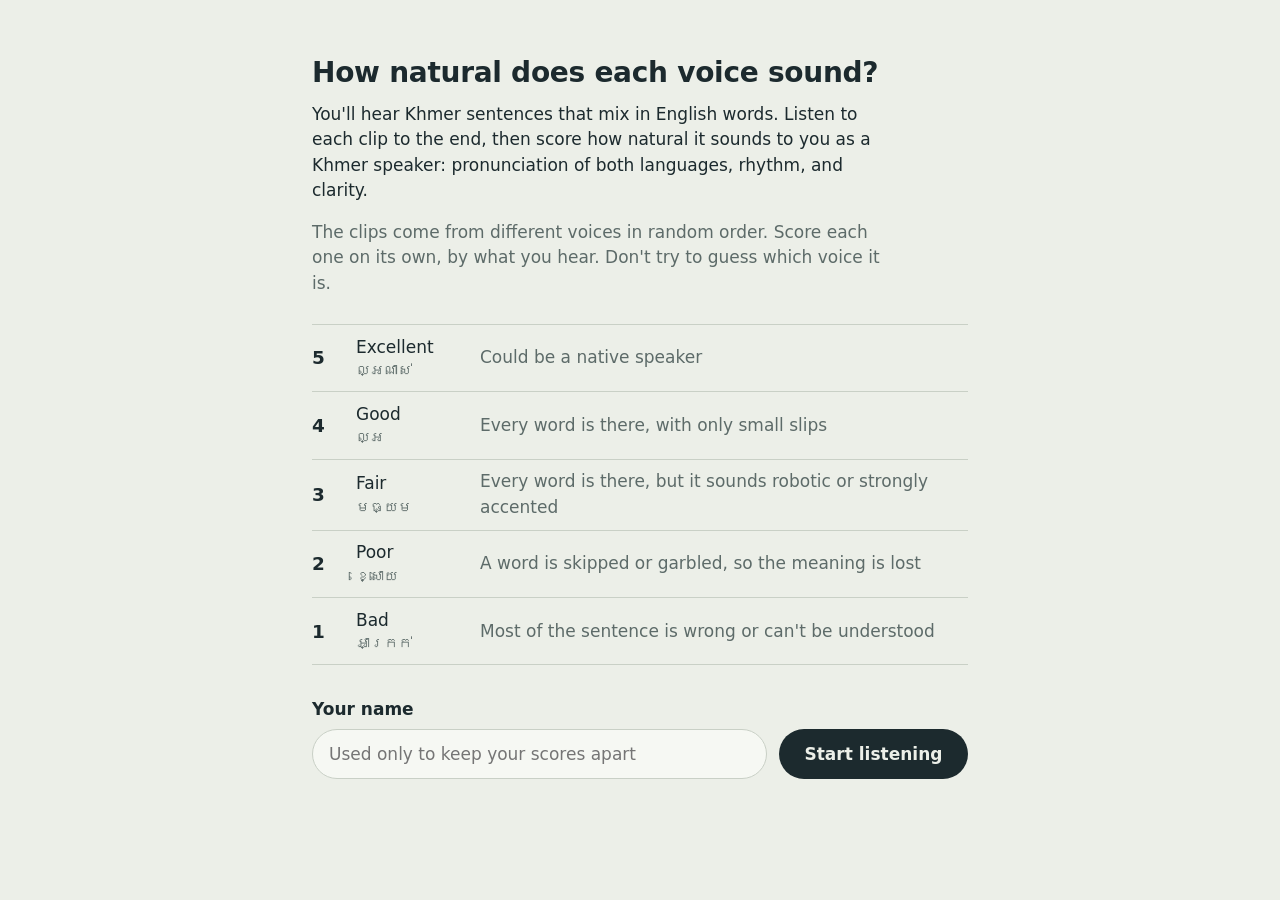
<file: src/samleng/mos_page/index.html>
<!DOCTYPE html>
<html lang="en">
<head>
<meta charset="utf-8">
<meta name="viewport" content="width=device-width, initial-scale=1">
<title>Samleng listening test</title>
<style>
  :root {
    --paper: #ECEFE8;
    --surface: #F6F8F3;
    --ink: #1C2A2E;
    --muted: #5D6B69;
    --line: #C9D0C6;
    --wave: #A9B4AE;
    --played: #2E6B58;
    --gilt: #B8901F;
    --ui: "Avenir Next", Avenir, system-ui, sans-serif;
    --khmer: "Khmer Sangam MN", "Noto Sans Khmer", "Khmer MN", var(--ui);
    color-scheme: light;
  }
  @media (prefers-color-scheme: dark) {
    :root {
      --paper: #162024;
      --surface: #1D292E;
      --ink: #E4E9E2;
      --muted: #97A5A1;
      --line: #33434A;
      --wave: #4A5C60;
      --played: #6FB59C;
      --gilt: #E0BD4E;
      color-scheme: dark;
    }
  }

  * { box-sizing: border-box; }
  html, body { margin: 0; }
  body {
    min-height: 100vh;
    background: var(--paper);
    color: var(--ink);
    font: 400 17px/1.5 var(--ui);
    -webkit-font-smoothing: antialiased;
  }
  main {
    max-width: 44rem;
    margin: 0 auto;
    padding: 3.5rem 1.5rem 3rem;
  }
  [hidden] { display: none !important; }
  h1 {
    font-weight: 600;
    font-size: 1.75rem;
    line-height: 1.2;
    letter-spacing: -0.01em;
    margin: 0 0 0.75rem;
  }
  p { margin: 0 0 1rem; max-width: 36rem; }
  .muted { color: var(--muted); }
  button, input { font: inherit; color: inherit; }
  :focus-visible { outline: 2px solid var(--gilt); outline-offset: 3px; }
  kbd {
    font: 500 0.8em var(--ui);
    padding: 0.05em 0.45em;
    border: 1px solid var(--line);
    border-bottom-width: 2px;
    border-radius: 4px;
    background: var(--surface);
  }

  .primary {
    border: 0;
    border-radius: 999px;
    padding: 0.75rem 1.6rem;
    background: var(--ink);
    color: var(--paper);
    font-weight: 600;
    cursor: pointer;
  }
  .primary:disabled { opacity: 0.4; cursor: default; }
  .link {
    border: 0;
    background: none;
    padding: 0;
    color: var(--muted);
    text-decoration: underline;
    text-underline-offset: 3px;
    cursor: pointer;
  }
  .link:disabled { opacity: 0.4; cursor: default; text-decoration: none; }

  /* Start */
  .scale {
    list-style: none;
    padding: 0;
    margin: 1.75rem 0 2rem;
    border-top: 1px solid var(--line);
  }
  .scale li {
    display: grid;
    grid-template-columns: 2rem 7rem 1fr;
    gap: 0.75rem;
    align-items: center;
    padding: 0.6rem 0;
    border-bottom: 1px solid var(--line);
  }
  .scale b { font-size: 1.15rem; }
  .scale .km { display: block; font-family: var(--khmer); font-size: 0.9rem; color: var(--muted); }
  label { display: block; font-weight: 600; margin-bottom: 0.4rem; }
  .name-row { display: flex; gap: 0.75rem; flex-wrap: wrap; }
  .name-row input {
    flex: 1 1 14rem;
    padding: 0.7rem 1rem;
    border: 1px solid var(--line);
    border-radius: 999px;
    background: var(--surface);
  }

  /* Rating */
  .ticks {
    display: grid;
    grid-auto-flow: column;
    grid-auto-columns: 1fr;
    gap: 3px;
    height: 10px;
    margin-bottom: 0.6rem;
  }
  .ticks span { border-radius: 2px; background: var(--line); }
  .ticks span.done { background: var(--muted); }
  .ticks span.now { background: var(--gilt); }
  .meta {
    display: flex;
    justify-content: space-between;
    color: var(--muted);
    font-size: 0.9rem;
    margin-bottom: 3rem;
  }
  .sentence {
    font-family: var(--khmer);
    font-size: clamp(1.6rem, 4.5vw, 2.3rem);
    line-height: 1.75;
    margin: 0 0 2.25rem;
    max-width: none;
    overflow-wrap: anywhere;
  }

  .player {
    display: flex;
    align-items: center;
    gap: 1.25rem;
    margin-bottom: 2.75rem;
  }
  .play {
    flex: none;
    width: 4rem;
    height: 4rem;
    border-radius: 50%;
    border: 0;
    background: var(--played);
    color: var(--paper);
    display: grid;
    place-items: center;
    cursor: pointer;
  }
  .play svg { width: 1.4rem; height: 1.4rem; fill: currentColor; }
  .play .pause, .play.playing .tri { display: none; }
  .play.playing .pause { display: block; }
  canvas {
    flex: 1;
    min-width: 0;
    height: 72px;
    cursor: pointer;
  }

  .scores {
    display: grid;
    grid-template-columns: repeat(5, 1fr);
    gap: 0.6rem;
    border: 0;
    padding: 0;
    margin: 0 0 1.25rem;
  }
  .scores legend { padding: 0; margin-bottom: 0.75rem; color: var(--muted); }
  .score {
    position: relative;
    display: flex;
    flex-direction: column;
    align-items: flex-start;
    gap: 0.1rem;
    padding: 0.8rem 0.9rem 0.9rem;
    border: 1px solid var(--line);
    border-radius: 10px;
    background: var(--surface);
    text-align: left;
    cursor: pointer;
    transition: border-color 120ms, background-color 120ms, color 120ms;
  }
  .score .n { font-size: 1.6rem; font-weight: 600; line-height: 1.1; }
  .score .en { font-size: 0.9rem; }
  .score .km { font-family: var(--khmer); font-size: 0.85rem; color: var(--muted); }
  .score:hover:not(:disabled) { border-color: var(--ink); }
  .score:disabled { opacity: 0.4; cursor: default; }
  .score[aria-pressed="true"] {
    background: var(--gilt);
    border-color: var(--gilt);
    color: #1C2A2E;
  }
  .score[aria-pressed="true"] .km { color: #1C2A2E; }
  .status { min-height: 1.5rem; color: var(--muted); font-size: 0.9rem; }
  .status.error { color: #B3412E; }
  @media (prefers-color-scheme: dark) { .status.error { color: #F08A73; } }

  footer {
    display: flex;
    justify-content: space-between;
    gap: 1rem;
    flex-wrap: wrap;
    margin-top: 3rem;
    padding-top: 1rem;
    border-top: 1px solid var(--line);
    color: var(--muted);
    font-size: 0.85rem;
  }

  @media (max-width: 560px) {
    main { padding-top: 2rem; }
    .meta { margin-bottom: 2rem; }
    .scores { grid-template-columns: 1fr; }
    .score {
      flex-direction: row;
      align-items: baseline;
      gap: 0.75rem;
      padding: 0.7rem 1rem;
    }
    .score .n { font-size: 1.25rem; width: 1.25rem; }
    .scale li { grid-template-columns: 1.5rem 5.5rem 1fr; }
    .keys { display: none; }
  }
  @media (prefers-reduced-motion: reduce) {
    .score { transition: none; }
  }
</style>
</head>
<body>
<main>
  <section id="start">
    <h1>How natural does each voice sound?</h1>
    <p>You'll hear Khmer sentences that mix in English words. Listen to each clip to the end, then score how natural it sounds to you as a Khmer speaker: pronunciation of both languages, rhythm, and clarity.</p>
    <p class="muted">The clips come from different voices in random order. Score each one on its own, by what you hear. Don't try to guess which voice it is.</p>
    <ol class="scale" reversed>
      <li><b>5</b><span>Excellent<span class="km" lang="km">ល្អណាស់</span></span><span class="muted">Could be a native speaker</span></li>
      <li><b>4</b><span>Good<span class="km" lang="km">ល្អ</span></span><span class="muted">Every word is there, with only small slips</span></li>
      <li><b>3</b><span>Fair<span class="km" lang="km">មធ្យម</span></span><span class="muted">Every word is there, but it sounds robotic or strongly accented</span></li>
      <li><b>2</b><span>Poor<span class="km" lang="km">ខ្សោយ</span></span><span class="muted">A word is skipped or garbled, so the meaning is lost</span></li>
      <li><b>1</b><span>Bad<span class="km" lang="km">អាក្រក់</span></span><span class="muted">Most of the sentence is wrong or can't be understood</span></li>
    </ol>
    <form id="start-form">
      <label for="rater">Your name</label>
      <div class="name-row">
        <input id="rater" autocomplete="nickname" required placeholder="Used only to keep your scores apart">
        <button class="primary" type="submit">Start listening</button>
      </div>
      <p class="status" id="start-status" role="status"></p>
    </form>
  </section>

  <section id="rate" hidden>
    <div class="ticks" id="ticks" aria-hidden="true"></div>
    <div class="meta"><span id="count"></span><span id="who"></span></div>

    <p class="sentence" id="sentence" lang="km"></p>

    <div class="player">
      <button class="play" id="play" type="button" aria-label="Play clip">
        <svg class="tri" viewBox="0 0 24 24"><path d="M7 4.5v15l12-7.5z"/></svg>
        <svg class="pause" viewBox="0 0 24 24"><path d="M6 4h4v16H6zM14 4h4v16h-4z"/></svg>
      </button>
      <canvas id="wave" aria-hidden="true"></canvas>
    </div>

    <fieldset class="scores" id="scores">
      <legend id="legend">Listen to the whole clip to unlock scoring.</legend>
    </fieldset>
    <p class="status" id="status" role="status"></p>

    <footer>
      <button class="link" id="back" type="button">Previous clip</button>
      <span class="keys"><kbd>Space</kbd> play &nbsp; <kbd>1</kbd>–<kbd>5</kbd> score &nbsp; <kbd>←</kbd> previous</span>
      <button class="link" id="switch" type="button">Switch rater</button>
    </footer>
  </section>

  <section id="done" hidden>
    <h1>All clips scored</h1>
    <p id="done-text"></p>
    <p class="muted">Your scores are saved. You can close this tab.</p>
    <button class="link" id="review" type="button">Go back to the last clip</button>
  </section>
</main>

<script>
const SCALE = [
  [1, "Bad", "អាក្រក់", "Most of the sentence is wrong or can't be understood"],
  [2, "Poor", "ខ្សោយ", "A word is skipped or garbled, so the meaning is lost"],
  [3, "Fair", "មធ្យម", "Every word is there, but it sounds robotic or strongly accented"],
  [4, "Good", "ល្អ", "Every word is there, with only small slips"],
  [5, "Excellent", "ល្អណាស់", "Could be a native speaker"],
];
const $ = (id) => document.getElementById(id);
const audio = new Audio();
const cache = new Map();
let rater = "", clips = [], rated = {}, idx = 0, unlocked = false, peaks = [], busy = false;

const css = (name) => getComputedStyle(document.documentElement).getPropertyValue(name).trim();

function show(section) {
  for (const id of ["start", "rate", "done"]) $(id).hidden = id !== section;
}

function buildScores() {
  for (const [n, en, km, hint] of SCALE) {
    const b = document.createElement("button");
    b.type = "button";
    b.title = hint;
    b.className = "score";
    b.dataset.score = n;
    b.setAttribute("aria-pressed", "false");
    b.innerHTML = `<span class="n">${n}</span><span class="en">${en}</span><span class="km" lang="km">${km}</span>`;
    b.addEventListener("click", () => rate(n));
    $("scores").appendChild(b);
  }
}

function setStatus(el, msg, error = false) {
  el.textContent = msg;
  el.classList.toggle("error", error);
}

async function api(path, opts) {
  const res = await fetch(path, opts);
  if (!res.ok) throw new Error((await res.json().catch(() => ({}))).error || res.statusText);
  return res.json();
}

function loadClip(c) {
  if (!cache.has(c.clip)) {
    cache.set(c.clip, fetch(`/audio/${c.clip}`).then(async (res) => {
      if (!res.ok) throw new Error("audio missing");
      const blob = await res.blob();
      const ctx = new (window.OfflineAudioContext || window.webkitOfflineAudioContext)(1, 1, 16000);
      const buf = await ctx.decodeAudioData(await blob.arrayBuffer());
      return { url: URL.createObjectURL(blob), peaks: computePeaks(buf.getChannelData(0), 160) };
    }));
  }
  return cache.get(c.clip);
}

function computePeaks(data, bins) {
  const size = Math.max(1, Math.floor(data.length / bins));
  const out = [];
  for (let i = 0; i < bins; i++) {
    let max = 0;
    for (let j = i * size; j < Math.min((i + 1) * size, data.length); j++) max = Math.max(max, Math.abs(data[j]));
    out.push(max);
  }
  const top = Math.max(...out, 1e-6);
  return out.map((v) => v / top);
}

function drawWave() {
  const cv = $("wave");
  const dpr = window.devicePixelRatio || 1;
  const w = cv.clientWidth, h = cv.clientHeight;
  cv.width = w * dpr;
  cv.height = h * dpr;
  const g = cv.getContext("2d");
  g.scale(dpr, dpr);
  const n = peaks.length || 1;
  const step = w / n, bar = Math.max(1, step * 0.6);
  const progress = audio.duration ? audio.currentTime / audio.duration : 0;
  const wave = css("--wave"), played = css("--played");
  for (let i = 0; i < n; i++) {
    const v = Math.max(0.04, peaks[i] || 0);
    const bh = v * (h - 4);
    g.fillStyle = (i + 0.5) / n <= progress ? played : wave;
    g.beginPath();
    g.roundRect(i * step, (h - bh) / 2, bar, bh, bar / 2);
    g.fill();
  }
}

function tick() {
  drawWave();
  if (!audio.paused) requestAnimationFrame(tick);
}

function renderTicks() {
  $("ticks").innerHTML = clips
    .map((c, i) => `<span class="${i === idx ? "now" : rated[c.clip] ? "done" : ""}"></span>`)
    .join("");
  const n = Object.keys(rated).filter((k) => clips.some((c) => c.clip === k)).length;
  $("count").textContent = `Clip ${idx + 1} of ${clips.length}  (${n} scored)`;
}

function setUnlocked(on) {
  unlocked = on;
  for (const b of $("scores").querySelectorAll(".score")) b.disabled = !on;
  $("legend").textContent = on ? "How natural did that sound?" : "Listen to the whole clip to unlock scoring.";
}

async function showClip() {
  const c = clips[idx];
  audio.pause();
  $("play").classList.remove("playing");
  $("sentence").textContent = c.text;
  $("back").disabled = idx === 0;
  for (const b of $("scores").querySelectorAll(".score"))
    b.setAttribute("aria-pressed", String(Number(b.dataset.score) === rated[c.clip]));
  setUnlocked(Boolean(rated[c.clip]));
  setStatus($("status"), "");
  renderTicks();
  peaks = [];
  drawWave();
  try {
    const clip = await loadClip(c);
    if (clips[idx] !== c) return;
    peaks = clip.peaks;
    audio.src = clip.url;
    drawWave();
    if (clips[idx + 1]) loadClip(clips[idx + 1]).catch(() => {});
  } catch {
    setStatus($("status"), "This clip's audio couldn't be loaded. Check that the server is still running, then reload.", true);
  }
}

function togglePlay() {
  if (!audio.src) return;
  if (audio.paused) {
    if (audio.ended) audio.currentTime = 0;
    audio.play();
  } else {
    audio.pause();
  }
}

audio.addEventListener("play", () => {
  $("play").classList.add("playing");
  $("play").setAttribute("aria-label", "Pause clip");
  tick();
});
audio.addEventListener("pause", () => {
  $("play").classList.remove("playing");
  $("play").setAttribute("aria-label", "Play clip");
  drawWave();
});
audio.addEventListener("ended", () => setUnlocked(true));

async function rate(score) {
  if (!unlocked || busy) return;
  busy = true;
  const c = clips[idx];
  for (const b of $("scores").querySelectorAll(".score"))
    b.setAttribute("aria-pressed", String(Number(b.dataset.score) === score));
  try {
    await api("/api/rate", {
      method: "POST",
      headers: { "Content-Type": "application/json" },
      body: JSON.stringify({ rater, clip: c.clip, score }),
    });
    rated[c.clip] = score;
    await new Promise((r) => setTimeout(r, 220));
    next();
  } catch (e) {
    setStatus($("status"), `Score not saved: ${e.message}. Check that the server is still running, then try again.`, true);
  } finally {
    busy = false;
  }
}

function next() {
  const after = clips.findIndex((c, i) => i > idx && !rated[c.clip]);
  const any = clips.findIndex((c) => !rated[c.clip]);
  const target = after >= 0 ? after : any;
  if (target < 0) return finish();
  idx = target;
  showClip();
}

function finish() {
  audio.pause();
  $("done-text").textContent = `You scored ${clips.length} clips. Thank you, ${rater}.`;
  show("done");
}

async function begin(name) {
  rater = name.trim();
  if (!rater) return;
  setStatus($("start-status"), "Loading clips…");
  try {
    const data = await api(`/api/clips?rater=${encodeURIComponent(rater)}`);
    clips = data.clips;
    rated = data.rated;
  } catch (e) {
    setStatus($("start-status"), `Couldn't load clips: ${e.message}. Check that scripts/mos.py serve is running, then reload.`, true);
    return;
  }
  localStorage.setItem("samleng-rater", rater);
  $("who").textContent = `Rating as ${rater}`;
  setStatus($("start-status"), "");
  idx = clips.findIndex((c) => !rated[c.clip]);
  if (idx < 0) {
    idx = clips.length - 1;
    return finish();
  }
  show("rate");
  showClip();
}

$("start-form").addEventListener("submit", (e) => {
  e.preventDefault();
  begin($("rater").value);
});
$("play").addEventListener("click", togglePlay);
$("wave").addEventListener("click", togglePlay);
$("back").addEventListener("click", () => { if (idx > 0) { idx--; showClip(); } });
$("review").addEventListener("click", () => { idx = clips.length - 1; show("rate"); showClip(); });
$("switch").addEventListener("click", () => {
  audio.pause();
  localStorage.removeItem("samleng-rater");
  $("rater").value = "";
  show("start");
  $("rater").focus();
});
window.addEventListener("resize", drawWave);
matchMedia("(prefers-color-scheme: dark)").addEventListener("change", drawWave);

document.addEventListener("keydown", (e) => {
  if ($("rate").hidden || e.metaKey || e.ctrlKey || e.altKey) return;
  if (e.code === "Space") {
    e.preventDefault();
    togglePlay();
  } else if (e.key >= "1" && e.key <= "5") {
    rate(Number(e.key));
  } else if (e.key === "ArrowLeft" && idx > 0) {
    idx--;
    showClip();
  }
});

buildScores();
const saved = localStorage.getItem("samleng-rater");
if (saved) {
  $("rater").value = saved;
  begin(saved);
}
</script>
</body>
</html>
</file>
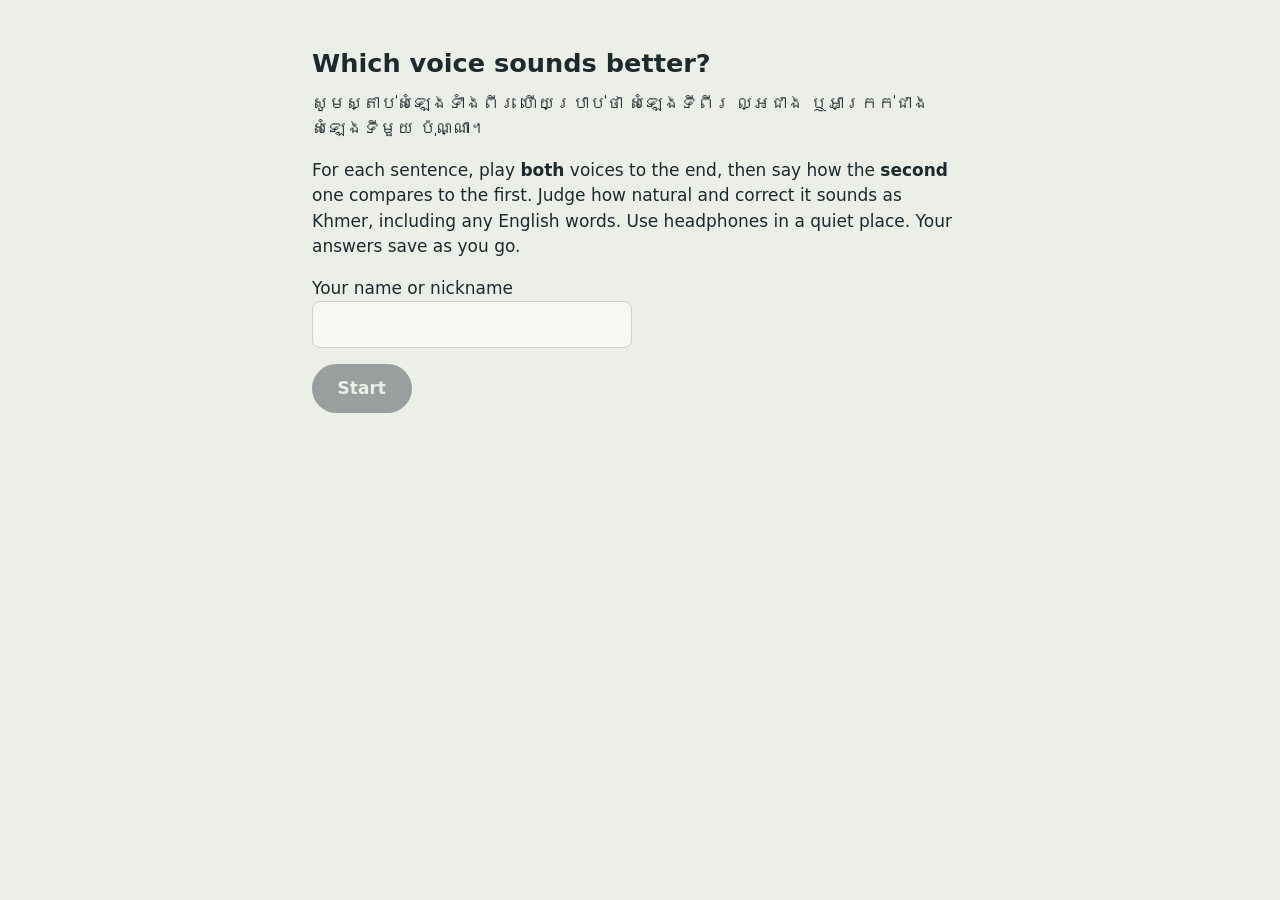
<file: src/samleng/mos_page/ab.html>
<!DOCTYPE html>
<html lang="en">
<head>
<meta charset="utf-8">
<meta name="viewport" content="width=device-width, initial-scale=1">
<title>Samleng listening test: which sounds better?</title>
<style>
  :root {
    --paper: #ECEFE8; --surface: #F6F8F3; --ink: #1C2A2E; --muted: #5D6B69;
    --line: #C9D0C6; --played: #2E6B58; --gilt: #B8901F;
    --ui: "Avenir Next", Avenir, system-ui, sans-serif;
    --khmer: "Khmer Sangam MN", "Noto Sans Khmer", "Khmer MN", var(--ui);
    color-scheme: light;
  }
  @media (prefers-color-scheme: dark) {
    :root {
      --paper: #162024; --surface: #1D292E; --ink: #E4E9E2; --muted: #97A5A1;
      --line: #33434A; --played: #6FB59C; --gilt: #E0BD4E; color-scheme: dark;
    }
  }
  * { box-sizing: border-box; }
  body { margin: 0; min-height: 100vh; background: var(--paper); color: var(--ink);
         font: 400 17px/1.5 var(--ui); -webkit-font-smoothing: antialiased; }
  main { max-width: 44rem; margin: 0 auto; padding: 3rem 1.5rem; }
  [hidden] { display: none !important; }
  h1 { font-weight: 600; font-size: 1.6rem; line-height: 1.2; margin: 0 0 .75rem; }
  p { margin: 0 0 1rem; }
  .km { font-family: var(--khmer); }
  .muted { color: var(--muted); }
  button, input { font: inherit; color: inherit; }
  :focus-visible { outline: 2px solid var(--gilt); outline-offset: 3px; }
  .primary { border: 0; border-radius: 999px; padding: .75rem 1.6rem; background: var(--ink);
             color: var(--paper); font-weight: 600; cursor: pointer; }
  .primary:disabled { opacity: .4; cursor: default; }
  input[type=text] { padding: .6rem .8rem; border: 1px solid var(--line); border-radius: 8px;
                     background: var(--surface); width: 100%; max-width: 20rem; }
  .sentence { font-family: var(--khmer); font-size: 1.35rem; line-height: 1.8;
              padding: 1rem 1.2rem; background: var(--surface); border-radius: 12px; margin: 1rem 0 1.5rem; }
  .players { display: grid; grid-template-columns: 1fr 1fr; gap: 1rem; margin-bottom: 1.5rem; }
  .play { border: 2px solid var(--line); border-radius: 12px; background: var(--surface); padding: 1rem;
          cursor: pointer; font-weight: 600; text-align: center; }
  .play.done { border-color: var(--played); }
  .play.playing { border-color: var(--gilt); }
  .scale { display: grid; grid-template-columns: repeat(7, 1fr); gap: .35rem; }
  .scale button { border: 1px solid var(--line); border-radius: 10px; background: var(--surface);
                  padding: .55rem .2rem; cursor: pointer; font-size: .78rem; line-height: 1.25; min-height: 4.6rem; }
  .scale button b { display: block; font-size: 1.05rem; }
  .scale button:disabled { opacity: .35; cursor: default; }
  .scale button.picked { background: var(--ink); color: var(--paper); }
  .bar { height: 4px; background: var(--line); border-radius: 2px; margin: 1.5rem 0 .5rem; }
  .bar span { display: block; height: 100%; background: var(--played); border-radius: 2px; }
  .row { display: flex; justify-content: space-between; align-items: center; margin-top: 1.5rem; }
  @media (max-width: 34rem) { .scale { grid-template-columns: repeat(4, 1fr); } }
</style>
</head>
<body>
<main>
  <section id="intro">
    <h1>Which voice sounds better?</h1>
    <p class="km">សូមស្តាប់សំឡេងទាំងពីរ ហើយប្រាប់ថា សំឡេងទីពីរ ល្អជាង ឬអាក្រក់ជាង សំឡេងទីមួយ ប៉ុណ្ណា។</p>
    <p>For each sentence, play <b>both</b> voices to the end, then say how the <b>second</b> one
       compares to the first. Judge how natural and correct it sounds as Khmer, including any
       English words. Use headphones in a quiet place. Your answers save as you go.</p>
    <p><label for="rater">Your name or nickname</label><br>
       <input type="text" id="rater" autocomplete="nickname"></p>
    <button class="primary" id="start" disabled>Start</button>
  </section>

  <section id="task" hidden>
    <div class="bar"><span id="progress"></span></div>
    <p class="muted" id="count"></p>
    <div class="sentence" id="text"></div>
    <div class="players">
      <button class="play" data-side="1">▶ First<br><span class="km">សំឡេងទីមួយ</span></button>
      <button class="play" data-side="2">▶ Second<br><span class="km">សំឡេងទីពីរ</span></button>
    </div>
    <p><b>The second voice, compared to the first:</b> <span class="km">សំឡេងទីពីរ បើធៀបនឹងទីមួយ៖</span></p>
    <div class="scale" id="scale"></div>
    <p class="muted" id="hint">Play both voices to the end to answer.</p>
    <div class="row">
      <button class="primary" id="back">Back</button>
      <span class="muted" id="saved"></span>
    </div>
  </section>

  <section id="end" hidden>
    <h1>Thank you!</h1>
    <p class="km">អរគុណច្រើនសម្រាប់ជំនួយរបស់អ្នក។</p>
    <p>All your answers are saved. You can close this page.</p>
  </section>
</main>
<audio id="audio"></audio>
<script>
const LABELS = [
  [-3, "Much worse", "អាក្រក់ជាងច្រើន"], [-2, "Worse", "អាក្រក់ជាង"],
  [-1, "Slightly worse", "អាក្រក់ជាងបន្តិច"], [0, "About the same", "ប្រហែលគ្នា"],
  [1, "Slightly better", "ល្អជាងបន្តិច"], [2, "Better", "ល្អជាង"], [3, "Much better", "ល្អជាងច្រើន"],
];
const $ = (id) => document.getElementById(id);
const audio = $("audio");
let rater = "", pairs = [], rated = {}, i = 0, heard = new Set();

$("rater").value = localStorage.getItem("samleng-rater") || "";
const ready = () => ($("start").disabled = !$("rater").value.trim());
$("rater").addEventListener("input", ready); ready();

const scale = $("scale");
for (const [v, en, km] of LABELS) {
  const b = document.createElement("button");
  b.dataset.v = v;
  b.innerHTML = `<b>${v > 0 ? "+" + v : v}</b>${en}<br><span class="km">${km}</span>`;
  b.onclick = () => rate(v);
  scale.append(b);
}

$("start").onclick = async () => {
  rater = $("rater").value.trim();
  localStorage.setItem("samleng-rater", rater);
  const r = await fetch(`/api/pairs?rater=${encodeURIComponent(rater)}`).then((x) => x.json());
  pairs = r.pairs; rated = r.rated;
  i = pairs.findIndex((p) => !(p.pair in rated));
  if (i < 0) return finish();
  $("intro").hidden = true; $("task").hidden = false;
  show();
};

function show() {
  const p = pairs[i];
  heard = new Set();
  audio.pause();
  $("text").textContent = p.text;
  $("count").textContent = `${i + 1} of ${pairs.length}`;
  $("progress").style.width = `${(100 * Object.keys(rated).length) / pairs.length}%`;
  document.querySelectorAll(".play").forEach((b) => b.classList.remove("done", "playing"));
  const prev = rated[p.pair];
  scale.querySelectorAll("button").forEach((b) => {
    b.disabled = prev === undefined;
    b.classList.toggle("picked", prev !== undefined && +b.dataset.v === prev);
  });
  $("hint").hidden = prev !== undefined;
  $("back").disabled = i === 0;
  $("saved").textContent = "";
}

document.querySelectorAll(".play").forEach((btn) => {
  btn.onclick = () => {
    const side = btn.dataset.side;
    document.querySelectorAll(".play").forEach((b) => b.classList.remove("playing"));
    btn.classList.add("playing");
    audio.src = `/audio/${pairs[i].pair}/${side}`;
    audio.onended = () => {
      btn.classList.remove("playing"); btn.classList.add("done");
      heard.add(side);
      if (heard.size === 2) {
        scale.querySelectorAll("button").forEach((b) => (b.disabled = false));
        $("hint").hidden = true;
      }
    };
    audio.play();
  };
});

async function rate(v) {
  const p = pairs[i];
  const r = await fetch("/api/rate", {
    method: "POST", headers: { "Content-Type": "application/json" },
    body: JSON.stringify({ rater, pair: p.pair, score: v }),
  });
  if (!r.ok) { $("saved").textContent = "Could not save, please try again."; return; }
  rated[p.pair] = v;
  const next = pairs.findIndex((q, j) => j > i && !(q.pair in rated));
  const any = pairs.findIndex((q) => !(q.pair in rated));
  if (next >= 0) { i = next; show(); }
  else if (any >= 0) { i = any; show(); }
  else finish();
}

$("back").onclick = () => { if (i > 0) { i -= 1; show(); } };

function finish() {
  audio.pause();
  $("intro").hidden = true; $("task").hidden = true; $("end").hidden = false;
}
</script>
</body>
</html>
</file>
